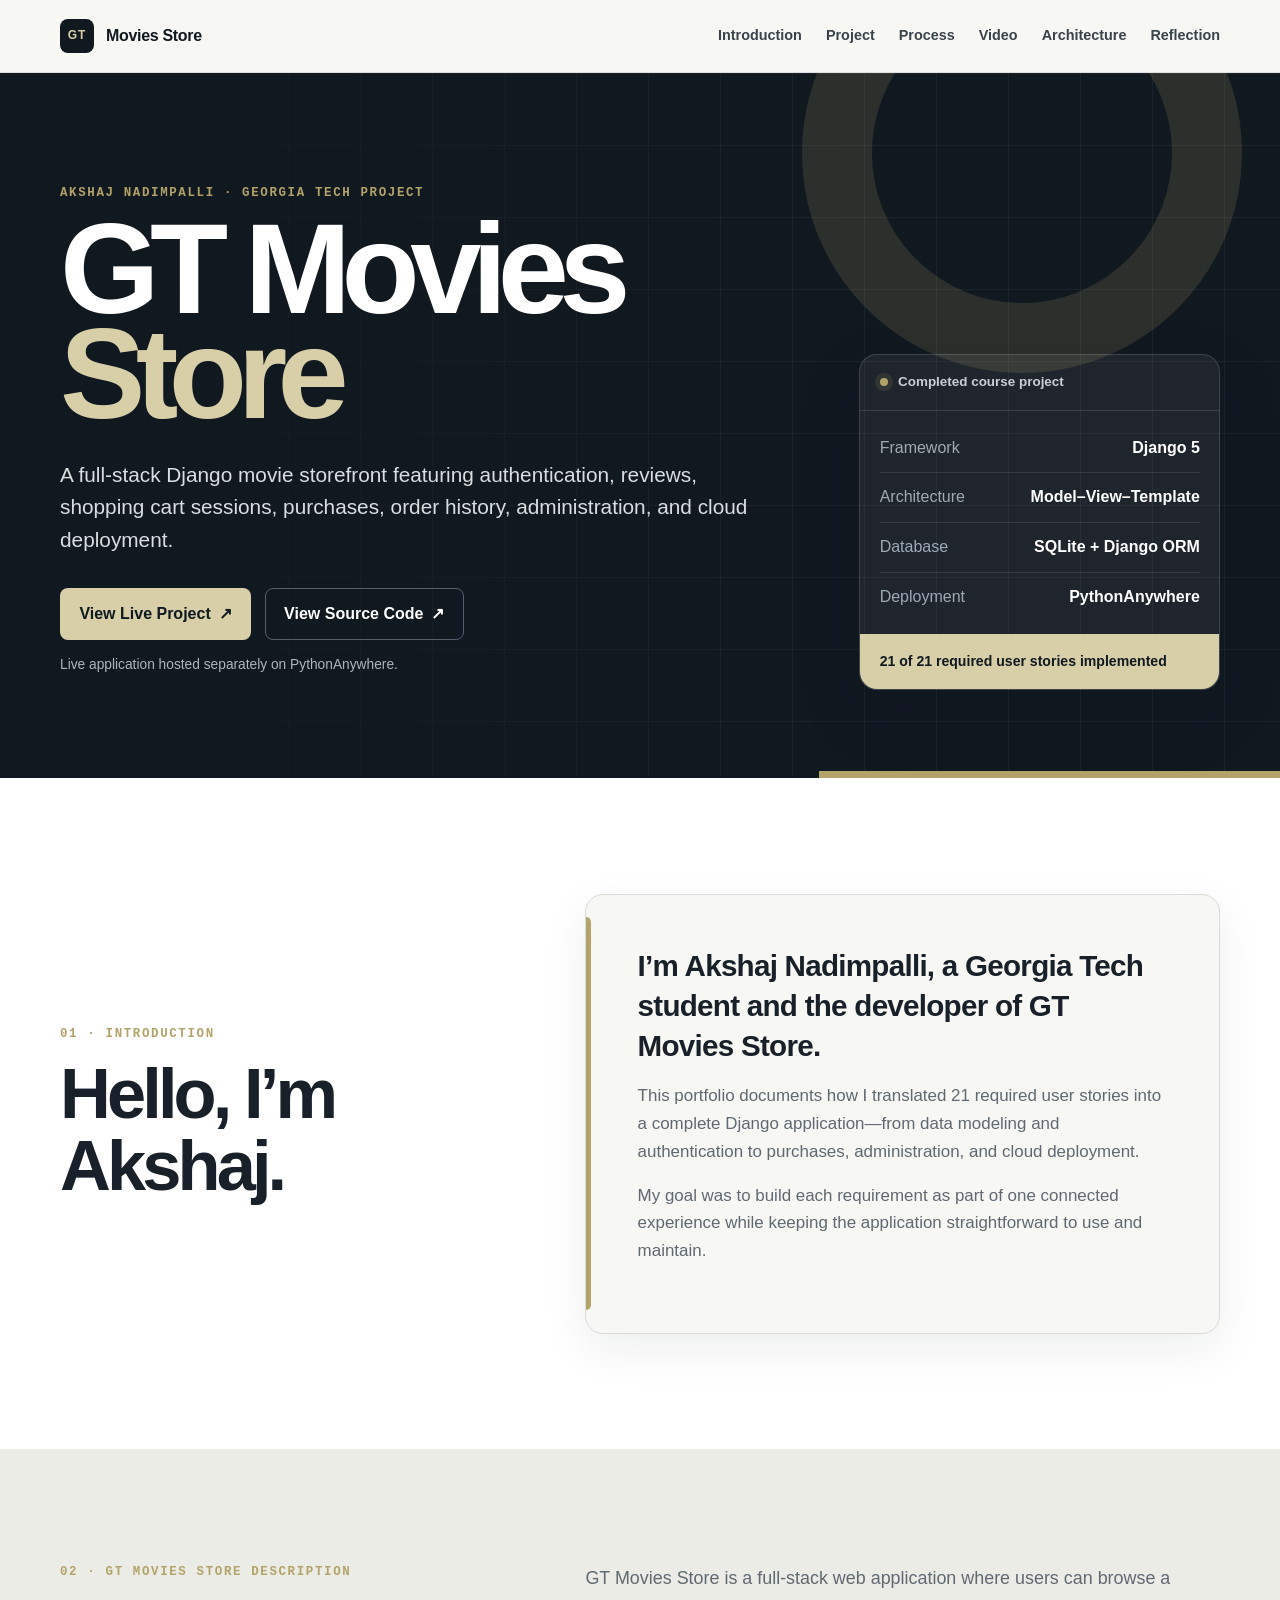
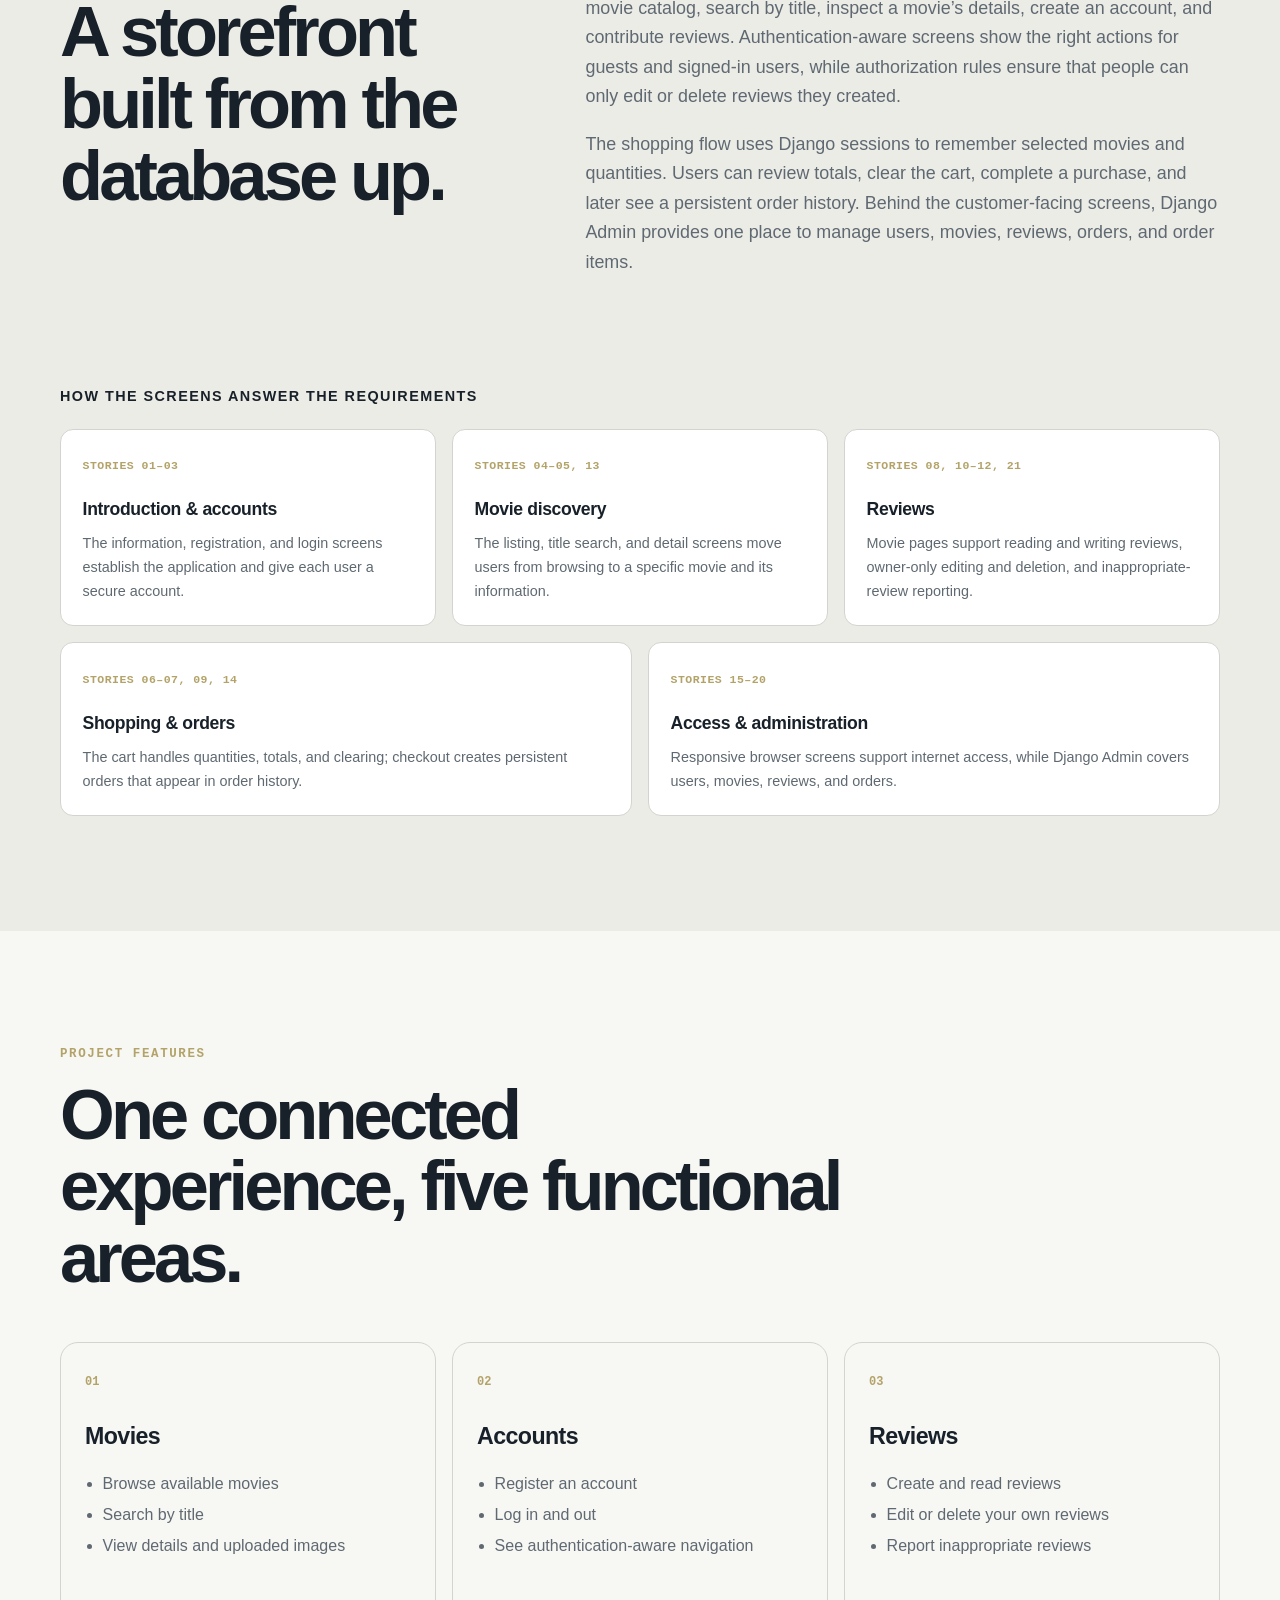
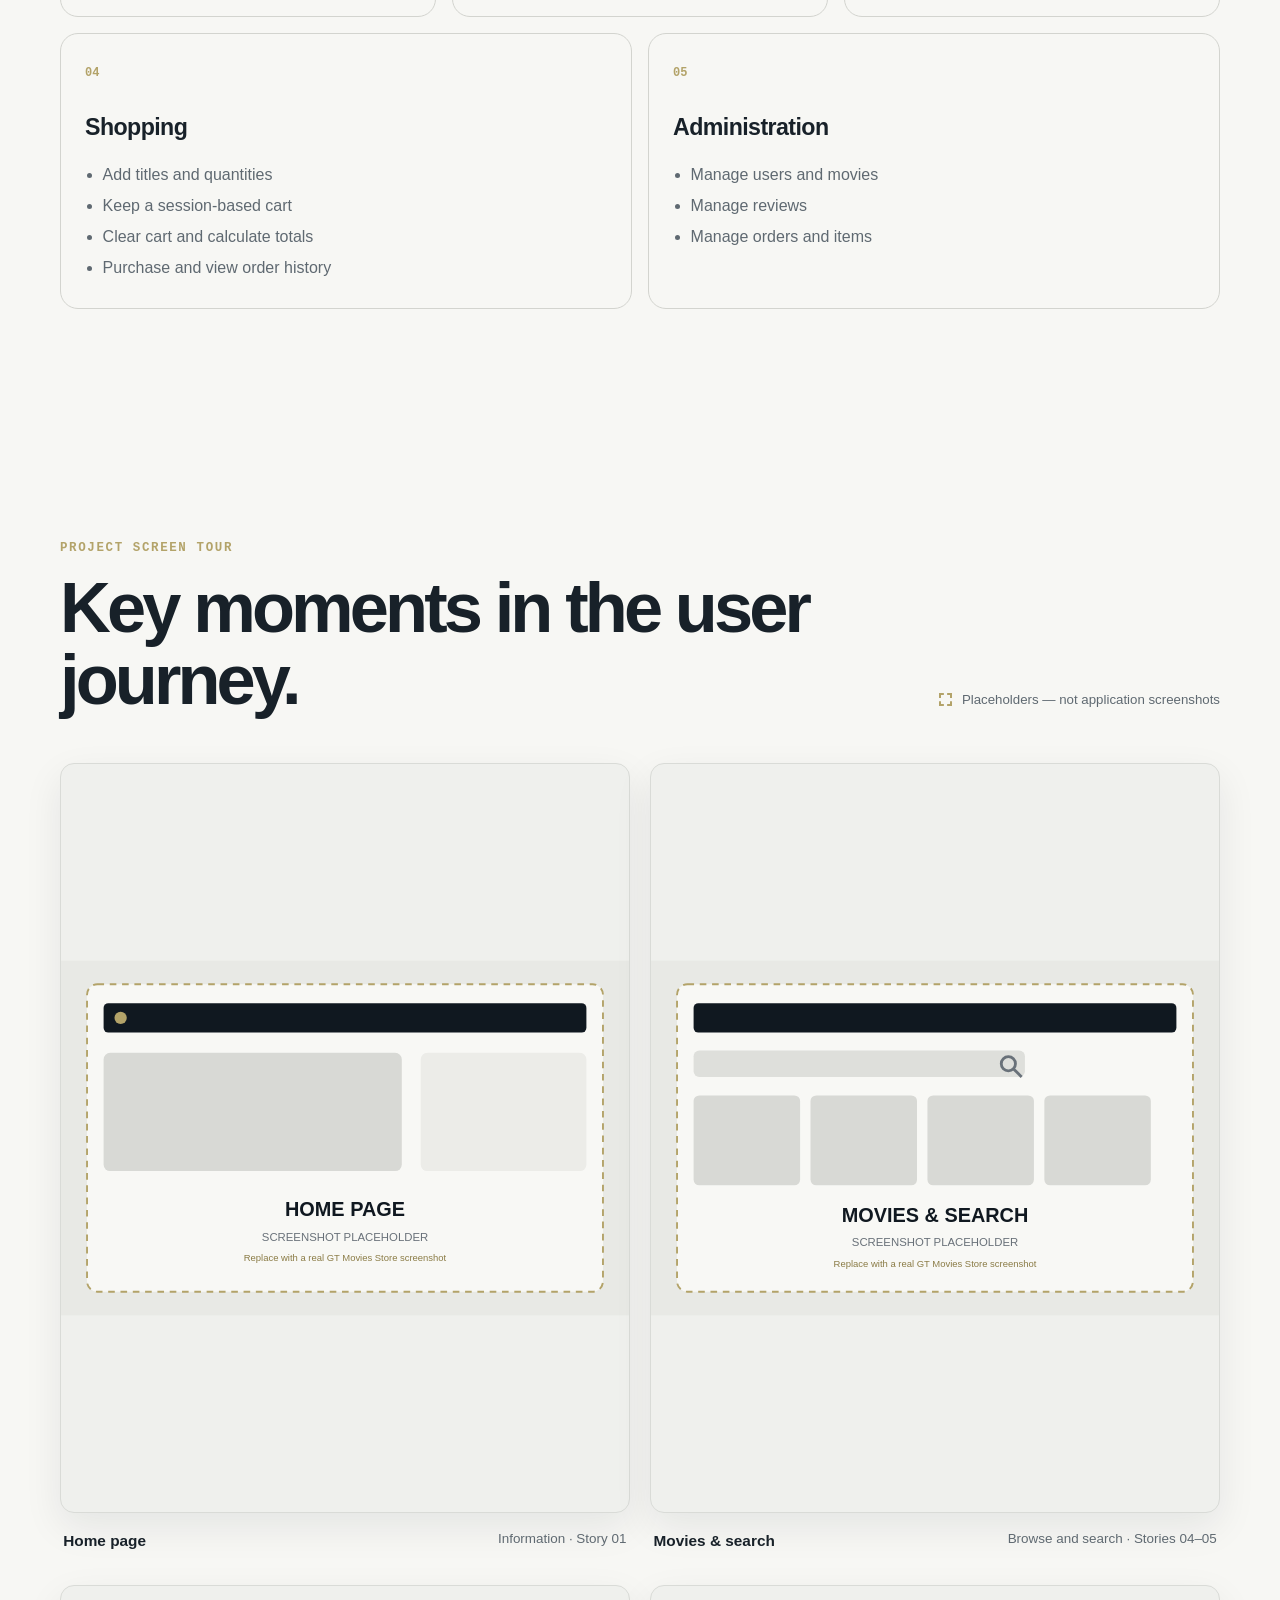
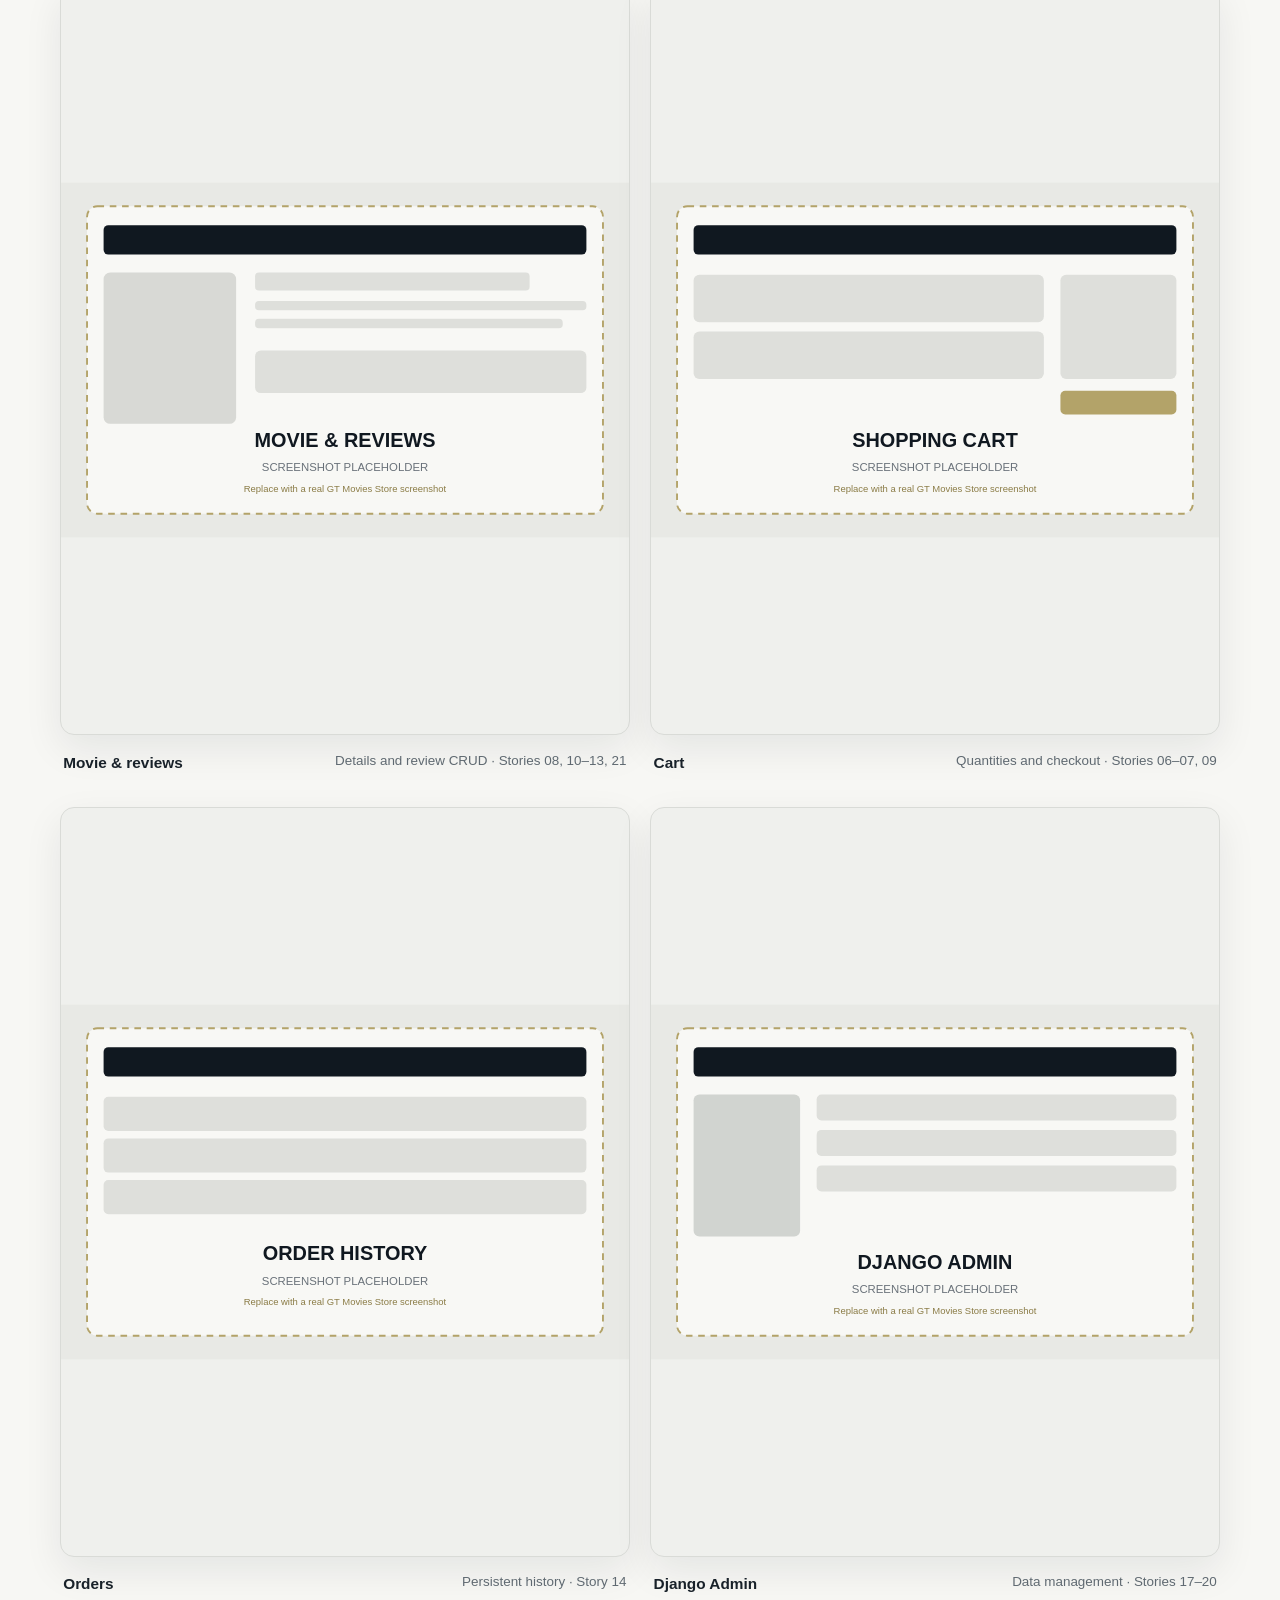
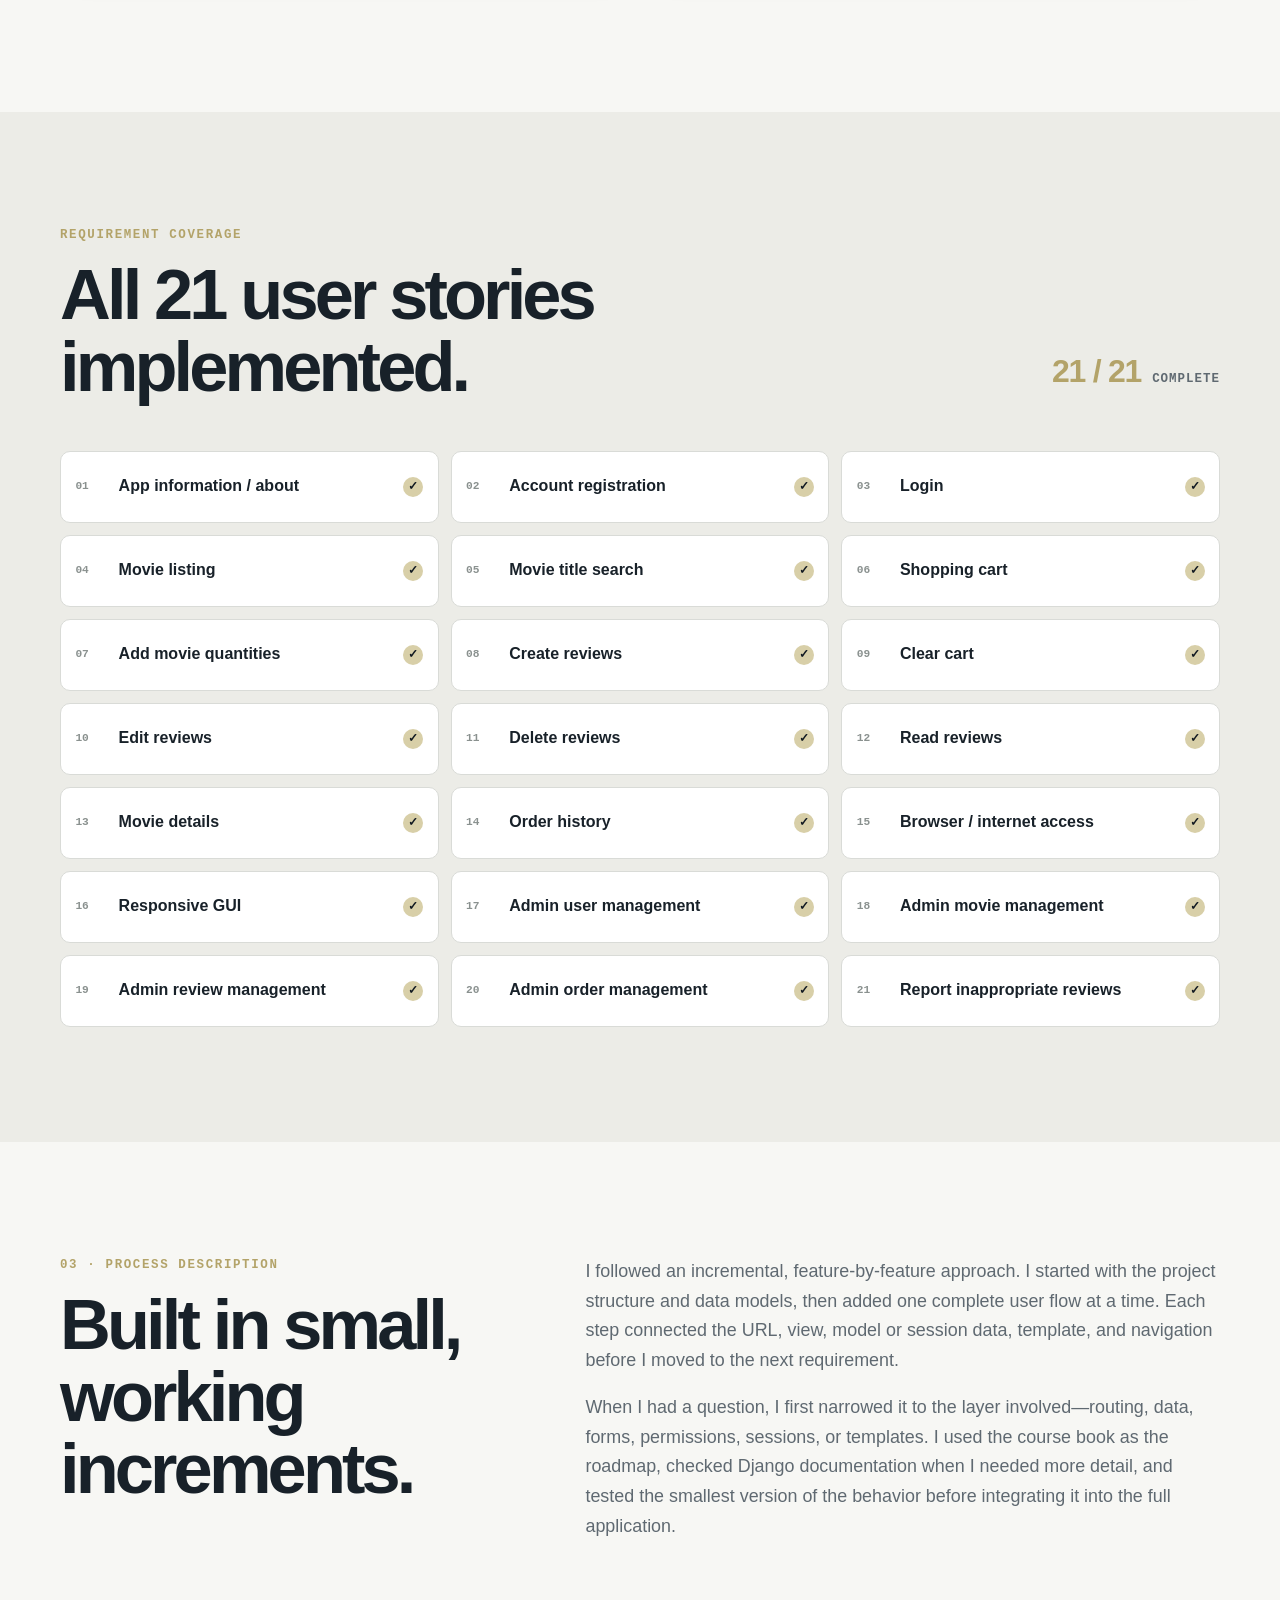
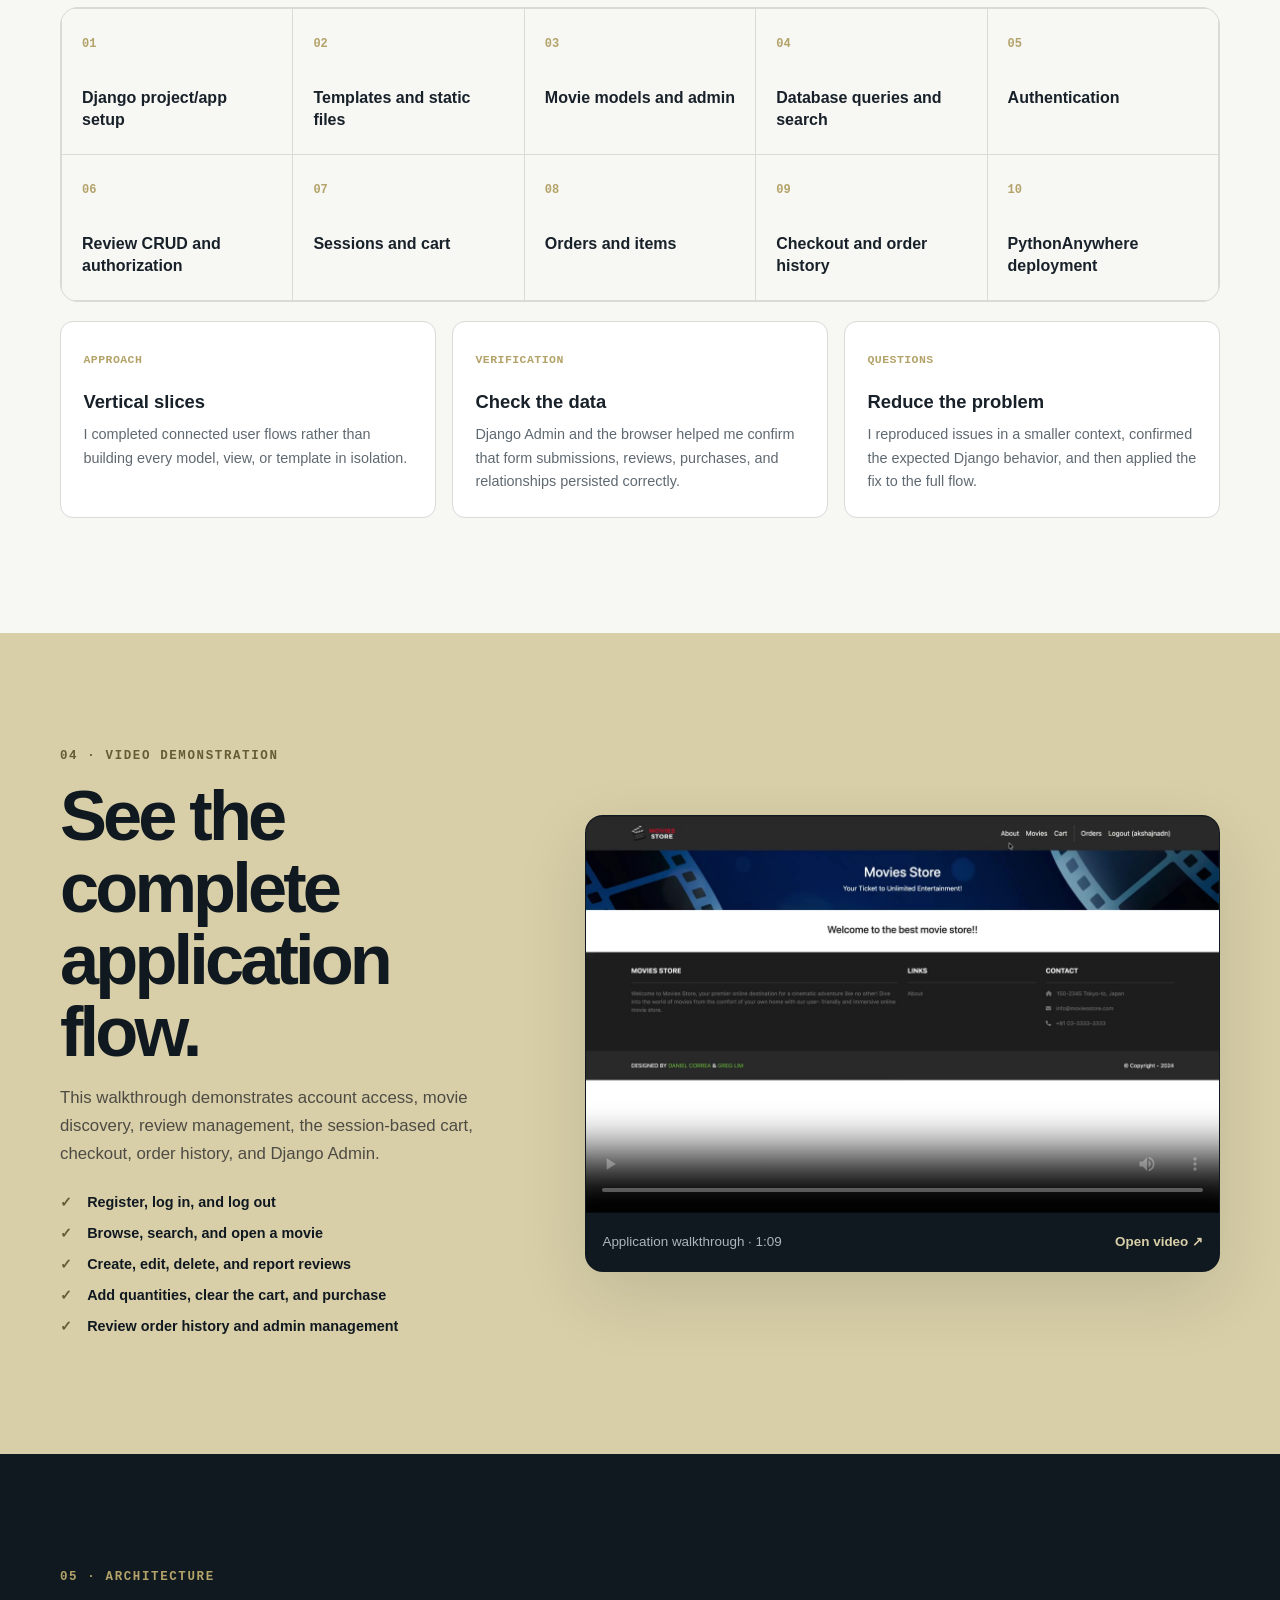
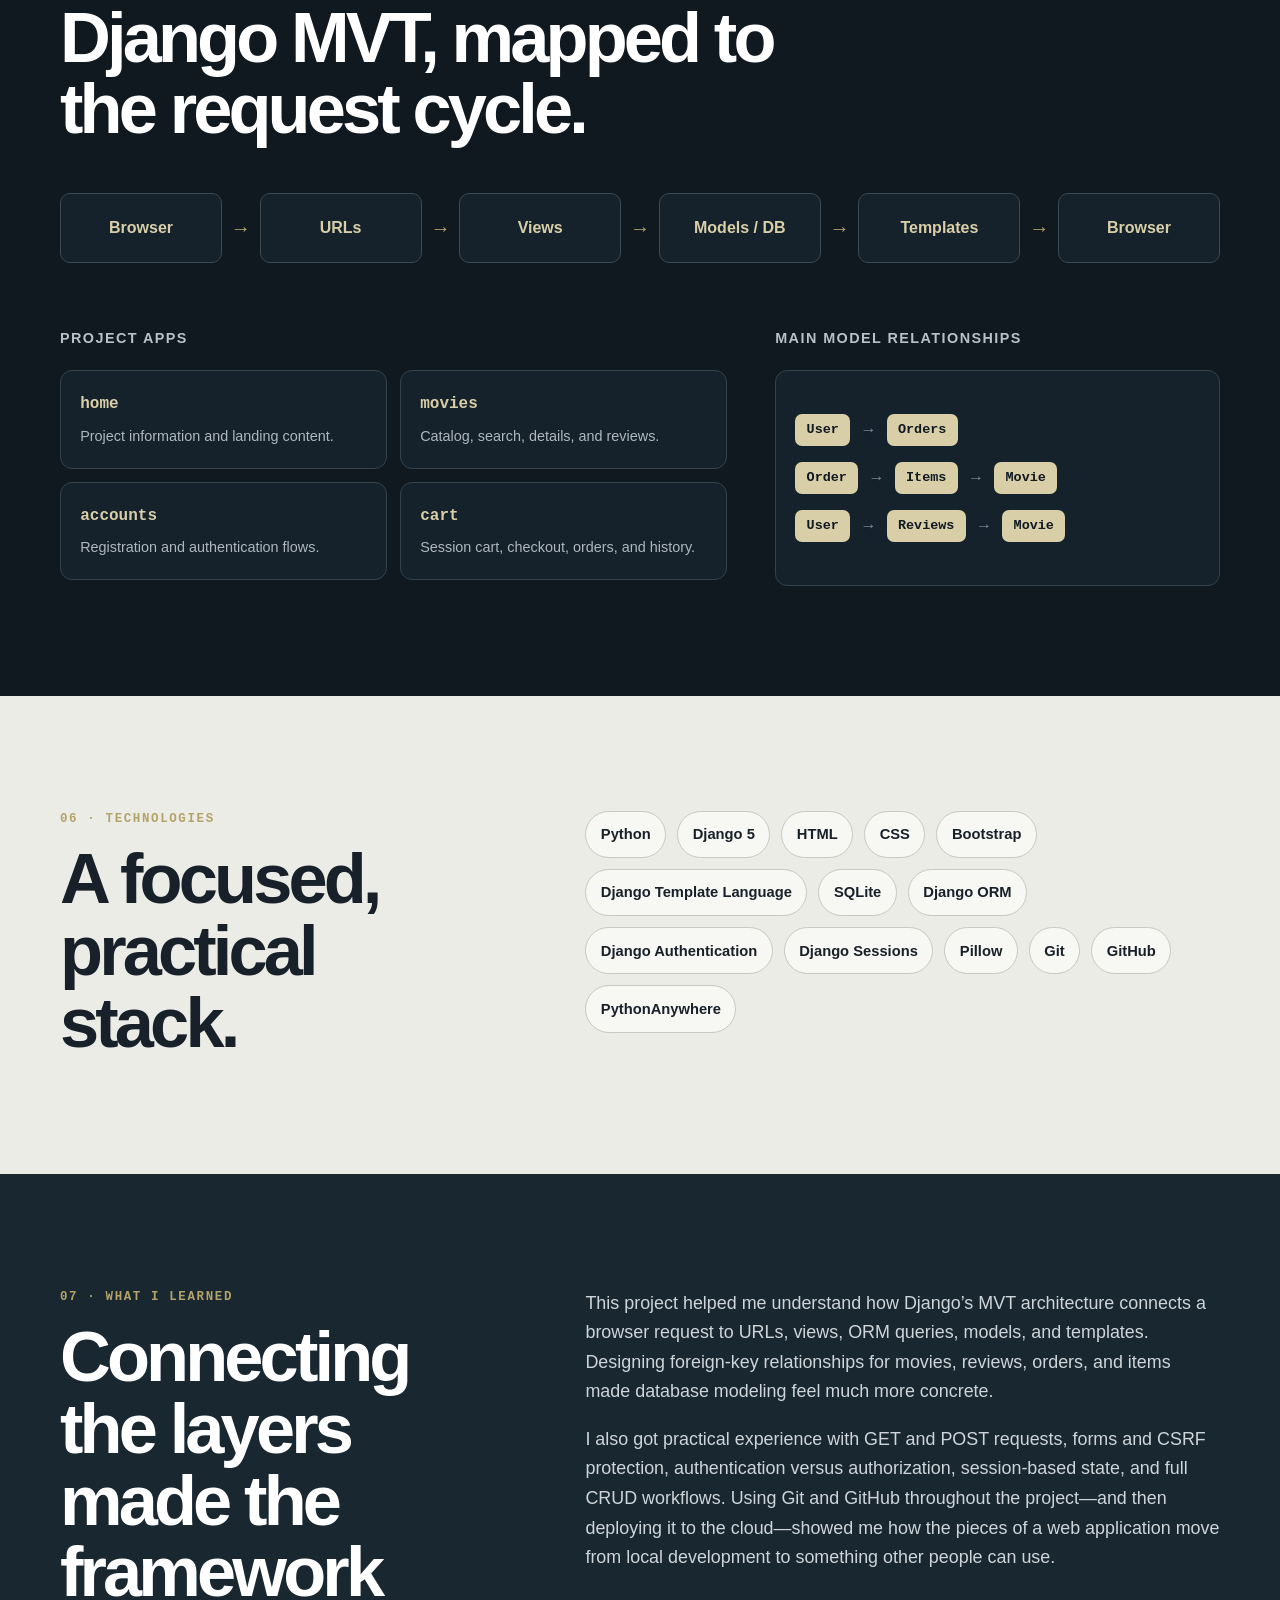
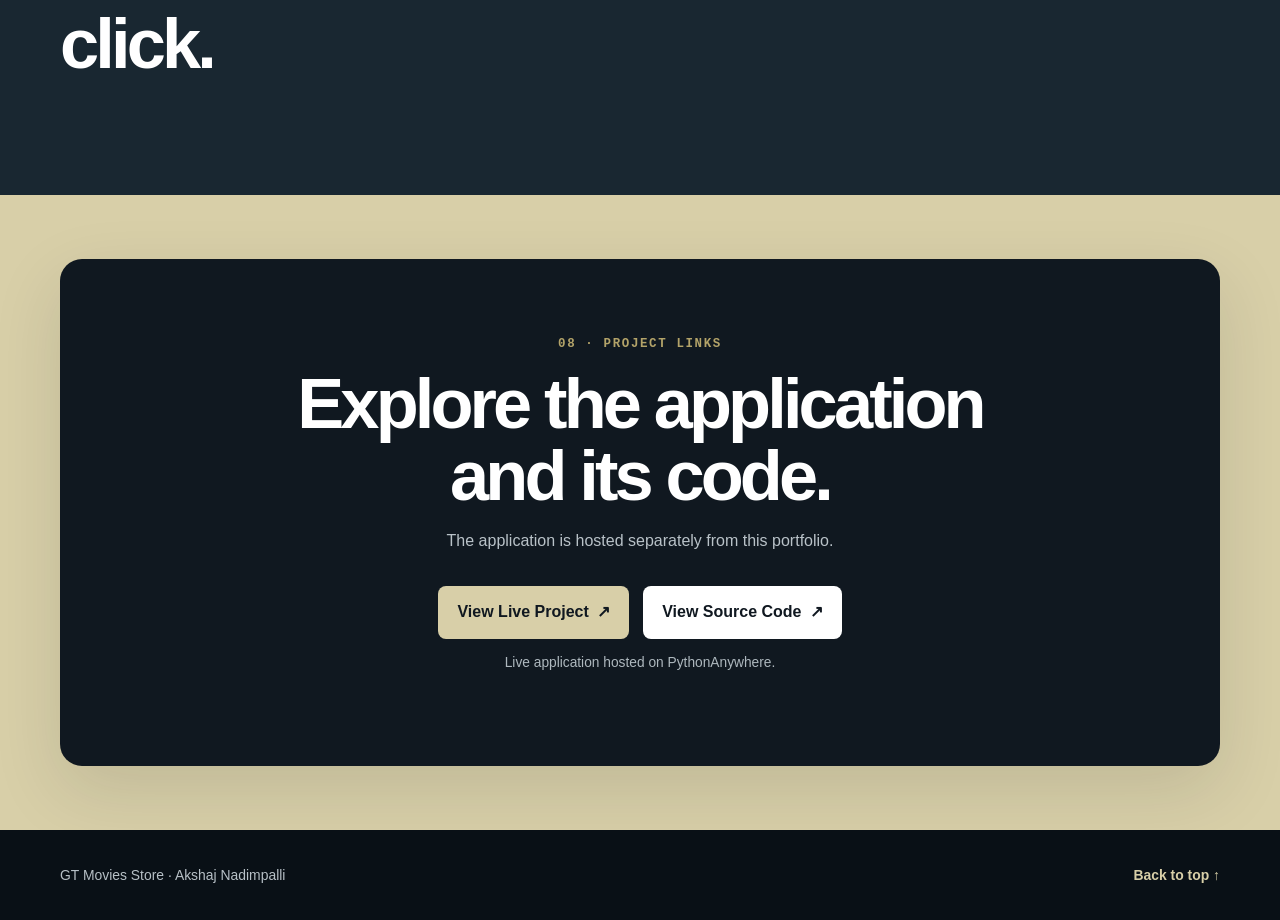
<file: index.html>
<!doctype html>
<html lang="en">
<head>
  <meta charset="utf-8">
  <meta name="viewport" content="width=device-width, initial-scale=1">
  <meta name="description" content="Akshaj Nadimpalli's GT Movies Store project portfolio — a full-stack Django 5 movie storefront.">
  <meta name="theme-color" content="#101820">
  <title>GT Movies Store · Akshaj Nadimpalli</title>
  <link rel="icon" type="image/svg+xml" href="data:image/svg+xml,%3Csvg xmlns='http://www.w3.org/2000/svg' viewBox='0 0 64 64'%3E%3Crect width='64' height='64' rx='14' fill='%23101820'/%3E%3Cpath d='M16 20h32v24H16z' fill='%23b3a369'/%3E%3Cpath d='M22 16v32M42 16v32' stroke='%23fff' stroke-width='4' stroke-dasharray='5 5'/%3E%3C/svg%3E">
  <link rel="stylesheet" href="assets/styles.css">
  <script src="assets/script.js" defer></script>
</head>
<body>
  <a class="skip-link" href="#main">Skip to main content</a>

  <header class="site-header">
    <nav class="nav shell" aria-label="Primary navigation">
      <a class="brand" href="#home" aria-label="GT Movies Store home">
        <span class="brand-mark" aria-hidden="true">GT</span>
        <span>Movies Store</span>
      </a>
      <button class="nav-toggle" type="button" aria-expanded="false" aria-controls="nav-links">
        <span class="sr-only">Open navigation</span>
        <span></span><span></span><span></span>
      </button>
      <div class="nav-links" id="nav-links">
        <a href="#introduction">Introduction</a>
        <a href="#project">Project</a>
        <a href="#process">Process</a>
        <a href="#demo">Video</a>
        <a href="#architecture">Architecture</a>
        <a href="#reflection">Reflection</a>
      </div>
    </nav>
  </header>

  <main id="main">
    <section class="hero" id="home">
      <div class="shell hero-grid">
        <div class="hero-copy">
          <p class="eyebrow">Akshaj Nadimpalli · Georgia Tech project</p>
          <h1>GT Movies<br><span>Store</span></h1>
          <p class="hero-subtitle">A full-stack Django movie storefront featuring authentication, reviews, shopping cart sessions, purchases, order history, administration, and cloud deployment.</p>
          <div class="hero-actions">
            <a class="button" href="https://akshajnadn.pythonanywhere.com/" target="_blank" rel="noreferrer">View Live Project <span aria-hidden="true">↗</span></a>
            <a class="button button-secondary" href="https://github.com/akshajnad/moviestore" target="_blank" rel="noreferrer">View Source Code <span aria-hidden="true">↗</span></a>
          </div>
          <p class="link-note">Live application hosted separately on PythonAnywhere.</p>
        </div>

        <aside class="project-summary" aria-label="Project at a glance">
          <div class="summary-top">
            <span class="status-dot" aria-hidden="true"></span>
            <span>Completed course project</span>
          </div>
          <dl>
            <div><dt>Framework</dt><dd>Django 5</dd></div>
            <div><dt>Architecture</dt><dd>Model–View–Template</dd></div>
            <div><dt>Database</dt><dd>SQLite + Django ORM</dd></div>
            <div><dt>Deployment</dt><dd>PythonAnywhere</dd></div>
          </dl>
          <div class="summary-footer">21 of 21 required user stories implemented</div>
        </aside>
      </div>
      <div class="hero-rule" aria-hidden="true"></div>
    </section>

    <section class="section introduction" id="introduction">
      <div class="shell introduction-grid">
        <div>
          <p class="eyebrow">01 · Introduction</p>
          <h2>Hello, I’m<br>Akshaj.</h2>
        </div>
        <div class="introduction-card">
          <p class="intro-lead">I’m Akshaj Nadimpalli, a Georgia Tech student and the developer of GT Movies Store.</p>
          <p>This portfolio documents how I translated 21 required user stories into a complete Django application—from data modeling and authentication to purchases, administration, and cloud deployment.</p>
          <p>My goal was to build each requirement as part of one connected experience while keeping the application straightforward to use and maintain.</p>
        </div>
      </div>
    </section>

    <section class="section section-tinted" id="project">
      <div class="shell split-heading">
        <div>
          <p class="eyebrow">02 · GT Movies Store description</p>
          <h2>A storefront built from the database up.</h2>
        </div>
        <div class="body-copy">
          <p>GT Movies Store is a full-stack web application where users can browse a movie catalog, search by title, inspect a movie’s details, create an account, and contribute reviews. Authentication-aware screens show the right actions for guests and signed-in users, while authorization rules ensure that people can only edit or delete reviews they created.</p>
          <p>The shopping flow uses Django sessions to remember selected movies and quantities. Users can review totals, clear the cart, complete a purchase, and later see a persistent order history. Behind the customer-facing screens, Django Admin provides one place to manage users, movies, reviews, orders, and order items.</p>
        </div>
      </div>
      <div class="shell journey-wrap">
        <h3>How the screens answer the requirements</h3>
        <div class="journey-grid">
          <article><span>Stories 01–03</span><h4>Introduction & accounts</h4><p>The information, registration, and login screens establish the application and give each user a secure account.</p></article>
          <article><span>Stories 04–05, 13</span><h4>Movie discovery</h4><p>The listing, title search, and detail screens move users from browsing to a specific movie and its information.</p></article>
          <article><span>Stories 08, 10–12, 21</span><h4>Reviews</h4><p>Movie pages support reading and writing reviews, owner-only editing and deletion, and inappropriate-review reporting.</p></article>
          <article><span>Stories 06–07, 09, 14</span><h4>Shopping & orders</h4><p>The cart handles quantities, totals, and clearing; checkout creates persistent orders that appear in order history.</p></article>
          <article><span>Stories 15–20</span><h4>Access & administration</h4><p>Responsive browser screens support internet access, while Django Admin covers users, movies, reviews, and orders.</p></article>
        </div>
      </div>
    </section>

    <section class="section" id="features">
      <div class="shell">
        <div class="section-heading">
          <p class="eyebrow">Project features</p>
          <h2>One connected experience, five functional areas.</h2>
        </div>
        <div class="feature-grid">
          <article class="feature-card"><span class="feature-number">01</span><h3>Movies</h3><ul><li>Browse available movies</li><li>Search by title</li><li>View details and uploaded images</li></ul></article>
          <article class="feature-card"><span class="feature-number">02</span><h3>Accounts</h3><ul><li>Register an account</li><li>Log in and out</li><li>See authentication-aware navigation</li></ul></article>
          <article class="feature-card"><span class="feature-number">03</span><h3>Reviews</h3><ul><li>Create and read reviews</li><li>Edit or delete your own reviews</li><li>Report inappropriate reviews</li></ul></article>
          <article class="feature-card"><span class="feature-number">04</span><h3>Shopping</h3><ul><li>Add titles and quantities</li><li>Keep a session-based cart</li><li>Clear cart and calculate totals</li><li>Purchase and view order history</li></ul></article>
          <article class="feature-card"><span class="feature-number">05</span><h3>Administration</h3><ul><li>Manage users and movies</li><li>Manage reviews</li><li>Manage orders and items</li></ul></article>
        </div>
      </div>
    </section>

    <section class="section" id="screens">
      <div class="shell">
        <div class="section-heading heading-row">
          <div><p class="eyebrow">Project screen tour</p><h2>Key moments in the user journey.</h2></div>
          <p class="placeholder-key"><span aria-hidden="true"></span> Placeholders — not application screenshots</p>
        </div>
        <div class="screens-grid">
          <figure><img src="assets/screenshots/home.svg" alt="Placeholder for the GT Movies Store home page screenshot" width="1200" height="750"><figcaption><strong>Home page</strong><span>Information · Story 01</span></figcaption></figure>
          <figure><img src="assets/screenshots/movies-search.svg" alt="Placeholder for the movies listing and search screenshot" width="1200" height="750"><figcaption><strong>Movies & search</strong><span>Browse and search · Stories 04–05</span></figcaption></figure>
          <figure><img src="assets/screenshots/movie-reviews.svg" alt="Placeholder for the movie detail and reviews screenshot" width="1200" height="750"><figcaption><strong>Movie & reviews</strong><span>Details and review CRUD · Stories 08, 10–13, 21</span></figcaption></figure>
          <figure><img src="assets/screenshots/cart.svg" alt="Placeholder for the shopping cart screenshot" width="1200" height="750"><figcaption><strong>Cart</strong><span>Quantities and checkout · Stories 06–07, 09</span></figcaption></figure>
          <figure><img src="assets/screenshots/orders.svg" alt="Placeholder for the order history screenshot" width="1200" height="750"><figcaption><strong>Orders</strong><span>Persistent history · Story 14</span></figcaption></figure>
          <figure><img src="assets/screenshots/admin.svg" alt="Placeholder for the Django Admin screenshot" width="1200" height="750"><figcaption><strong>Django Admin</strong><span>Data management · Stories 17–20</span></figcaption></figure>
        </div>
      </div>
    </section>

    <section class="section section-tinted" id="stories">
      <div class="shell">
        <div class="section-heading heading-row"><div><p class="eyebrow">Requirement coverage</p><h2>All 21 user stories implemented.</h2></div><p class="completion"><strong>21 / 21</strong><span>complete</span></p></div>
        <ol class="story-grid">
          <li>App information / about</li><li>Account registration</li><li>Login</li><li>Movie listing</li><li>Movie title search</li><li>Shopping cart</li><li>Add movie quantities</li><li>Create reviews</li><li>Clear cart</li><li>Edit reviews</li><li>Delete reviews</li><li>Read reviews</li><li>Movie details</li><li>Order history</li><li>Browser / internet access</li><li>Responsive GUI</li><li>Admin user management</li><li>Admin movie management</li><li>Admin review management</li><li>Admin order management</li><li>Report inappropriate reviews</li>
        </ol>
      </div>
    </section>

    <section class="section" id="process">
      <div class="shell">
        <div class="process-heading">
          <div><p class="eyebrow">03 · Process description</p><h2>Built in small, working increments.</h2></div>
          <div class="body-copy">
            <p>I followed an incremental, feature-by-feature approach. I started with the project structure and data models, then added one complete user flow at a time. Each step connected the URL, view, model or session data, template, and navigation before I moved to the next requirement.</p>
            <p>When I had a question, I first narrowed it to the layer involved—routing, data, forms, permissions, sessions, or templates. I used the course book as the roadmap, checked Django documentation when I needed more detail, and tested the smallest version of the behavior before integrating it into the full application.</p>
          </div>
        </div>
        <ol class="timeline">
          <li><span>01</span><p>Django project/app setup</p></li><li><span>02</span><p>Templates and static files</p></li><li><span>03</span><p>Movie models and admin</p></li><li><span>04</span><p>Database queries and search</p></li><li><span>05</span><p>Authentication</p></li><li><span>06</span><p>Review CRUD and authorization</p></li><li><span>07</span><p>Sessions and cart</p></li><li><span>08</span><p>Orders and items</p></li><li><span>09</span><p>Checkout and order history</p></li><li><span>10</span><p>PythonAnywhere deployment</p></li>
        </ol>
        <div class="process-notes">
          <article><span>Approach</span><h3>Vertical slices</h3><p>I completed connected user flows rather than building every model, view, or template in isolation.</p></article>
          <article><span>Verification</span><h3>Check the data</h3><p>Django Admin and the browser helped me confirm that form submissions, reviews, purchases, and relationships persisted correctly.</p></article>
          <article><span>Questions</span><h3>Reduce the problem</h3><p>I reproduced issues in a smaller context, confirmed the expected Django behavior, and then applied the fix to the full flow.</p></article>
        </div>
      </div>
    </section>

    <section class="section video-section" id="demo">
      <div class="shell video-grid">
        <div>
          <p class="eyebrow">04 · Video demonstration</p>
          <h2>See the complete application flow.</h2>
          <p class="video-copy">This walkthrough demonstrates account access, movie discovery, review management, the session-based cart, checkout, order history, and Django Admin.</p>
          <ul class="demo-checklist">
            <li>Register, log in, and log out</li><li>Browse, search, and open a movie</li><li>Create, edit, delete, and report reviews</li><li>Add quantities, clear the cart, and purchase</li><li>Review order history and admin management</li>
          </ul>
        </div>
        <div class="video-player">
          <video controls preload="metadata" poster="assets/video/gt-movies-store-demo-poster.jpg" aria-label="GT Movies Store application demonstration">
            <source src="assets/video/gt-movies-store-demo.mp4" type="video/mp4">
            Your browser does not support embedded video. <a href="assets/video/gt-movies-store-demo.mp4">Open the demonstration video</a> instead.
          </video>
          <div class="video-meta"><span>Application walkthrough · 1:09</span><a href="assets/video/gt-movies-store-demo.mp4" target="_blank">Open video <span aria-hidden="true">↗</span></a></div>
        </div>
      </div>
    </section>

    <section class="section section-dark" id="architecture">
      <div class="shell">
        <div class="section-heading"><p class="eyebrow">05 · Architecture</p><h2>Django MVT, mapped to the request cycle.</h2></div>
        <div class="flow" aria-label="Browser to URLs to views to models and database to templates to browser">
          <span>Browser</span><b aria-hidden="true">→</b><span>URLs</span><b aria-hidden="true">→</b><span>Views</span><b aria-hidden="true">→</b><span>Models / DB</span><b aria-hidden="true">→</b><span>Templates</span><b aria-hidden="true">→</b><span>Browser</span>
        </div>
        <div class="architecture-grid">
          <div>
            <h3>Project apps</h3>
            <div class="app-grid">
              <article><code>home</code><p>Project information and landing content.</p></article>
              <article><code>movies</code><p>Catalog, search, details, and reviews.</p></article>
              <article><code>accounts</code><p>Registration and authentication flows.</p></article>
              <article><code>cart</code><p>Session cart, checkout, orders, and history.</p></article>
            </div>
          </div>
          <div>
            <h3>Main model relationships</h3>
            <div class="model-map" aria-label="Main model relationships">
              <p><span>User</span><b>→</b><span>Orders</span></p>
              <p><span>Order</span><b>→</b><span>Items</span><b>→</b><span>Movie</span></p>
              <p><span>User</span><b>→</b><span>Reviews</span><b>→</b><span>Movie</span></p>
            </div>
          </div>
        </div>
      </div>
    </section>

    <section class="section section-tinted" id="technology">
      <div class="shell split-heading">
        <div><p class="eyebrow">06 · Technologies</p><h2>A focused, practical stack.</h2></div>
        <ul class="tech-list" aria-label="Technologies used">
          <li>Python</li><li>Django 5</li><li>HTML</li><li>CSS</li><li>Bootstrap</li><li>Django Template Language</li><li>SQLite</li><li>Django ORM</li><li>Django Authentication</li><li>Django Sessions</li><li>Pillow</li><li>Git</li><li>GitHub</li><li>PythonAnywhere</li>
        </ul>
      </div>
    </section>

    <section class="section section-reflection" id="reflection">
      <div class="shell reflection-grid">
        <div><p class="eyebrow">07 · What I learned</p><h2>Connecting the layers made the framework click.</h2></div>
        <div class="reflection-copy">
          <p>This project helped me understand how Django’s MVT architecture connects a browser request to URLs, views, ORM queries, models, and templates. Designing foreign-key relationships for movies, reviews, orders, and items made database modeling feel much more concrete.</p>
          <p>I also got practical experience with GET and POST requests, forms and CSRF protection, authentication versus authorization, session-based state, and full CRUD workflows. Using Git and GitHub throughout the project—and then deploying it to the cloud—showed me how the pieces of a web application move from local development to something other people can use.</p>
        </div>
      </div>
    </section>

    <section class="section links-section" id="links">
      <div class="shell links-card">
        <p class="eyebrow">08 · Project links</p>
        <h2>Explore the application and its code.</h2>
        <p>The application is hosted separately from this portfolio.</p>
        <div class="hero-actions centered">
          <a class="button" href="https://akshajnadn.pythonanywhere.com/" target="_blank" rel="noreferrer">View Live Project <span aria-hidden="true">↗</span></a>
          <a class="button button-light" href="https://github.com/akshajnad/moviestore" target="_blank" rel="noreferrer">View Source Code <span aria-hidden="true">↗</span></a>
        </div>
        <p class="link-note light-note">Live application hosted on PythonAnywhere.</p>
      </div>
    </section>
  </main>

  <footer>
    <div class="shell footer-inner"><p>GT Movies Store · Akshaj Nadimpalli</p><a href="#home">Back to top <span aria-hidden="true">↑</span></a></div>
  </footer>
</body>
</html>
</file>
<file: assets/styles.css>
:root {
  --navy: #101820;
  --navy-soft: #192731;
  --gold: #b3a369;
  --gold-light: #d8cfa8;
  --paper: #f7f7f4;
  --white: #ffffff;
  --ink: #182129;
  --muted: #5f6971;
  --line: #d9dbd7;
  --radius: 18px;
  --shadow: 0 24px 70px rgba(16, 24, 32, .12);
}

* { box-sizing: border-box; }
html { scroll-behavior: smooth; scroll-padding-top: 5rem; }
body { margin: 0; color: var(--ink); background: var(--paper); font-family: Inter, ui-sans-serif, -apple-system, BlinkMacSystemFont, "Segoe UI", sans-serif; font-size: 1rem; line-height: 1.65; }
img { max-width: 100%; display: block; }
a { color: inherit; }
button, a { -webkit-tap-highlight-color: transparent; }
:focus-visible { outline: 3px solid var(--gold); outline-offset: 4px; }
.shell { width: min(1160px, calc(100% - 40px)); margin-inline: auto; }
.sr-only { position: absolute; width: 1px; height: 1px; padding: 0; margin: -1px; overflow: hidden; clip: rect(0,0,0,0); white-space: nowrap; border: 0; }
.skip-link { position: fixed; top: 10px; left: 10px; z-index: 200; transform: translateY(-160%); background: var(--gold); color: var(--navy); font-weight: 800; padding: .65rem 1rem; border-radius: 8px; }
.skip-link:focus { transform: translateY(0); }

.site-header { position: sticky; top: 0; z-index: 100; background: rgba(247,247,244,.94); border-bottom: 1px solid rgba(16,24,32,.1); backdrop-filter: blur(14px); }
.nav { min-height: 72px; display: flex; align-items: center; justify-content: space-between; gap: 2rem; }
.brand { display: inline-flex; align-items: center; gap: .75rem; color: var(--navy); text-decoration: none; font-weight: 800; letter-spacing: -.02em; }
.brand-mark { display: grid; place-items: center; width: 34px; height: 34px; border-radius: 8px; background: var(--navy); color: var(--gold-light); font-size: .75rem; letter-spacing: .08em; }
.nav-links { display: flex; align-items: center; gap: 1.5rem; }
.nav-links a { position: relative; color: #39434b; text-decoration: none; font-size: .9rem; font-weight: 650; }
.nav-links a::after { content: ""; position: absolute; inset: auto 0 -7px; height: 2px; background: var(--gold); transform: scaleX(0); transform-origin: left; transition: transform .2s ease; }
.nav-links a:hover::after, .nav-links a.active::after { transform: scaleX(1); }
.nav-toggle { display: none; width: 44px; height: 44px; border: 0; border-radius: 10px; background: var(--navy); cursor: pointer; padding: 11px; }
.nav-toggle span:not(.sr-only) { display: block; height: 2px; margin: 5px 0; background: var(--white); transition: transform .2s ease, opacity .2s ease; }

.hero { position: relative; overflow: hidden; padding: 7rem 0 5.5rem; color: var(--white); background: var(--navy); }
.hero::before { content: ""; position: absolute; inset: 0; opacity: .11; background-image: linear-gradient(rgba(255,255,255,.45) 1px, transparent 1px), linear-gradient(90deg, rgba(255,255,255,.45) 1px, transparent 1px); background-size: 72px 72px; mask-image: linear-gradient(to right, transparent 5%, #000 70%); }
.hero::after { content: ""; position: absolute; width: 300px; height: 300px; right: 3%; top: -140px; border: 70px solid rgba(179,163,105,.17); border-radius: 50%; }
.hero-grid { position: relative; z-index: 1; display: grid; grid-template-columns: minmax(0, 1.45fr) minmax(320px, .75fr); gap: clamp(3rem, 8vw, 7rem); align-items: end; }
.eyebrow { margin: 0 0 1rem; color: var(--gold); font: 750 .78rem/1.3 ui-monospace, SFMono-Regular, Menlo, monospace; letter-spacing: .13em; text-transform: uppercase; }
h1, h2, h3, p { overflow-wrap: break-word; }
h1 { max-width: 790px; margin: 0; font-size: clamp(4rem, 10vw, 8.6rem); line-height: .82; letter-spacing: -.075em; }
h1 span { color: var(--gold-light); }
.hero-subtitle { max-width: 720px; margin: 2rem 0 0; color: #d8dee2; font-size: clamp(1.05rem, 2vw, 1.3rem); line-height: 1.55; }
.hero-actions { display: flex; flex-wrap: wrap; gap: .85rem; margin-top: 2rem; }
.button { min-height: 48px; display: inline-flex; align-items: center; justify-content: center; gap: .5rem; padding: .75rem 1.15rem; border: 1px solid transparent; border-radius: 8px; color: var(--navy); background: var(--gold-light); text-decoration: none; font-weight: 800; transition: transform .2s ease, background .2s ease, border-color .2s ease; }
.button:hover:not(.button-disabled) { transform: translateY(-2px); }
.button-secondary { color: var(--white); background: transparent; border-color: #52616b; }
.button-secondary:hover { border-color: var(--gold); }
.button-light { background: var(--white); }
.button-disabled { cursor: not-allowed; color: #7a7d7b; background: #dedfdb; border-color: #dedfdb; }
.link-note { color: #adb6bc; font-size: .86rem; }
.link-note code { color: var(--gold-light); }
.project-summary { overflow: hidden; border: 1px solid rgba(255,255,255,.14); border-radius: var(--radius); background: rgba(255,255,255,.06); box-shadow: var(--shadow); }
.summary-top { display: flex; align-items: center; gap: .65rem; padding: 1rem 1.2rem; border-bottom: 1px solid rgba(255,255,255,.12); color: #c8d0d5; font-size: .84rem; font-weight: 700; }
.status-dot { width: 8px; height: 8px; border-radius: 50%; background: var(--gold); box-shadow: 0 0 0 5px rgba(179,163,105,.13); }
.project-summary dl { margin: 0; padding: .8rem 1.2rem; }
.project-summary dl div { display: flex; justify-content: space-between; gap: 1rem; padding: .7rem 0; border-bottom: 1px solid rgba(255,255,255,.1); }
.project-summary dl div:last-child { border-bottom: 0; }
.project-summary dt { color: #9eabb3; }
.project-summary dd { margin: 0; text-align: right; font-weight: 750; }
.summary-footer { padding: 1rem 1.2rem; color: var(--navy); background: var(--gold-light); font-size: .88rem; font-weight: 850; }
.hero-rule { position: absolute; right: 0; bottom: 0; width: 36%; height: 7px; background: var(--gold); }

.section { padding: clamp(5rem, 9vw, 8rem) 0; }
.section-tinted { background: #ecece7; }
.section-dark { color: var(--white); background: var(--navy); }
.section-reflection { color: var(--white); background: var(--navy-soft); }
.split-heading, .reflection-grid { display: grid; grid-template-columns: .8fr 1.2fr; gap: clamp(3rem, 8vw, 8rem); align-items: start; }
.section h2 { margin: 0; max-width: 720px; font-size: clamp(2.5rem, 5.5vw, 4.9rem); line-height: 1.02; letter-spacing: -.055em; }
.body-copy, .reflection-copy { max-width: 670px; color: var(--muted); font-size: 1.12rem; }
.body-copy p:first-child, .reflection-copy p:first-child { margin-top: 0; }
.reflection-copy { color: #ced5da; }
.section-heading { margin-bottom: 3rem; }
.section-heading h2 { max-width: 790px; }
.heading-row { display: flex; align-items: end; justify-content: space-between; gap: 2rem; }

.introduction { background: var(--white); }
.introduction-grid { display: grid; grid-template-columns: .8fr 1.2fr; gap: clamp(3rem, 8vw, 8rem); align-items: center; }
.introduction-card { position: relative; padding: clamp(1.8rem, 4vw, 3.2rem); border: 1px solid var(--line); border-radius: var(--radius); background: var(--paper); box-shadow: 0 16px 45px rgba(16,24,32,.07); }
.introduction-card::before { content: ""; position: absolute; inset: 1.4rem auto 1.4rem 0; width: 5px; border-radius: 0 6px 6px 0; background: var(--gold); }
.introduction-card p { margin: 1rem 0; color: var(--muted); font-size: 1.06rem; }
.introduction-card .intro-lead { margin-top: 0; color: var(--ink); font-size: clamp(1.3rem, 2.6vw, 1.85rem); font-weight: 760; line-height: 1.35; letter-spacing: -.025em; }
.journey-wrap { margin-top: clamp(3rem, 7vw, 6rem); }
.journey-wrap > h3 { margin: 0 0 1.25rem; font-size: .9rem; letter-spacing: .1em; text-transform: uppercase; }
.journey-grid { display: grid; grid-template-columns: repeat(6, 1fr); gap: 1rem; }
.journey-grid article { grid-column: span 2; padding: 1.35rem; border: 1px solid #d3d4cf; border-radius: 13px; background: var(--white); }
.journey-grid article:nth-child(4), .journey-grid article:nth-child(5) { grid-column: span 3; }
.journey-grid span, .process-notes span { color: var(--gold); font: 800 .72rem/1.2 ui-monospace, SFMono-Regular, Menlo, monospace; letter-spacing: .04em; text-transform: uppercase; }
.journey-grid h4 { margin: 1.1rem 0 .5rem; font-size: 1.1rem; letter-spacing: -.02em; }
.journey-grid p { margin: 0; color: var(--muted); font-size: .9rem; }

.feature-grid { display: grid; grid-template-columns: repeat(6, 1fr); gap: 1rem; }
.feature-card { grid-column: span 2; min-height: 275px; padding: 1.5rem; border: 1px solid #d3d4cf; border-radius: var(--radius); background: var(--paper); transition: transform .22s ease, box-shadow .22s ease; }
.feature-card:nth-child(4), .feature-card:nth-child(5) { grid-column: span 3; }
.feature-card:hover { transform: translateY(-5px); box-shadow: 0 18px 44px rgba(16,24,32,.08); }
.feature-number { color: var(--gold); font: 800 .75rem/1 ui-monospace, SFMono-Regular, Menlo, monospace; }
.feature-card h3 { margin: 1.5rem 0 .8rem; font-size: 1.45rem; letter-spacing: -.025em; }
.feature-card ul { margin: 0; padding-left: 1.1rem; color: var(--muted); }
.feature-card li { padding: .15rem 0; }

.placeholder-key { display: flex; align-items: center; gap: .6rem; margin: 0 0 .3rem; color: var(--muted); font-size: .83rem; }
.placeholder-key span { width: 13px; height: 13px; border: 2px dashed var(--gold); }
.screens-grid { display: grid; grid-template-columns: repeat(2, minmax(0,1fr)); gap: 2rem 1.3rem; }
.screens-grid figure { margin: 0; }
.screens-grid img { border: 1px solid var(--line); border-radius: 14px; background: #eff0ed; aspect-ratio: 8 / 5; box-shadow: 0 14px 38px rgba(16,24,32,.08); }
.screens-grid figcaption { display: flex; justify-content: space-between; gap: 1rem; padding: .9rem .2rem 0; }
.screens-grid figcaption strong { font-size: .96rem; }
.screens-grid figcaption span { color: var(--muted); font-size: .84rem; text-align: right; }

.flow { display: flex; align-items: center; gap: .55rem; margin: 3rem 0 4rem; }
.flow span { flex: 1; min-height: 70px; display: grid; place-items: center; padding: .8rem; text-align: center; border: 1px solid #3c4a54; border-radius: 10px; color: var(--gold-light); background: #15222b; font-weight: 750; }
.flow b { color: var(--gold); font-size: 1.25rem; }
.architecture-grid { display: grid; grid-template-columns: 1.2fr .8fr; gap: 3rem; }
.architecture-grid h3 { margin: 0 0 1.2rem; color: #b8c1c7; font-size: .9rem; text-transform: uppercase; letter-spacing: .1em; }
.app-grid { display: grid; grid-template-columns: repeat(2, 1fr); gap: .8rem; }
.app-grid article, .model-map { padding: 1.2rem; border: 1px solid #33434e; border-radius: 12px; background: #15222b; }
.app-grid code { color: var(--gold-light); font-size: 1rem; font-weight: 800; }
.app-grid p { margin: .45rem 0 0; color: #aeb8be; font-size: .9rem; }
.model-map { min-height: calc(100% - 37px); display: grid; align-content: center; gap: 1rem; }
.model-map p { display: flex; align-items: center; gap: .65rem; margin: 0; }
.model-map span { padding: .5rem .7rem; border-radius: 7px; color: var(--navy); background: var(--gold-light); font: 750 .84rem/1.2 ui-monospace, SFMono-Regular, Menlo, monospace; }
.model-map b { color: #7e8d96; }

.timeline { display: grid; grid-template-columns: repeat(5, 1fr); gap: 1px; margin: 0; padding: 1px; list-style: none; background: var(--line); border: 1px solid var(--line); border-radius: var(--radius); overflow: hidden; }
.timeline li { min-height: 145px; padding: 1.25rem; background: var(--paper); }
.timeline span { color: var(--gold); font: 800 .75rem/1 ui-monospace, SFMono-Regular, Menlo, monospace; }
.timeline p { margin: 2rem 0 0; font-weight: 720; line-height: 1.35; }
.process-heading { display: grid; grid-template-columns: .8fr 1.2fr; gap: clamp(3rem, 8vw, 8rem); align-items: start; margin-bottom: 3rem; }
.process-notes { display: grid; grid-template-columns: repeat(3, 1fr); gap: 1rem; margin-top: 1.2rem; }
.process-notes article { padding: 1.4rem; border: 1px solid var(--line); border-radius: 13px; background: var(--white); }
.process-notes h3 { margin: 1rem 0 .35rem; font-size: 1.15rem; }
.process-notes p { margin: 0; color: var(--muted); font-size: .9rem; }
.tech-list { display: flex; flex-wrap: wrap; gap: .7rem; margin: 0; padding: 0; list-style: none; }
.tech-list li { padding: .65rem .9rem; border: 1px solid #c7c9c3; border-radius: 999px; background: var(--paper); font-size: .92rem; font-weight: 700; }

.video-section { color: var(--navy); background: var(--gold-light); }
.video-grid { display: grid; grid-template-columns: .8fr 1.2fr; gap: clamp(3rem, 8vw, 7rem); align-items: center; }
.video-section .eyebrow { color: #665b34; }
.video-copy { max-width: 610px; color: #4d4b43; font-size: 1.05rem; }
.demo-checklist { display: grid; gap: .45rem; margin: 1.5rem 0 0; padding: 0; list-style: none; }
.demo-checklist li { position: relative; padding-left: 1.7rem; font-size: .9rem; font-weight: 680; }
.demo-checklist li::before { content: "✓"; position: absolute; left: 0; color: #665b34; font-weight: 900; }
.video-player { overflow: hidden; border: 1px solid rgba(16,24,32,.22); border-radius: var(--radius); color: var(--white); background: var(--navy); box-shadow: var(--shadow); }
.video-player video { width: 100%; display: block; aspect-ratio: 1280 / 802; background: #05090d; object-fit: contain; }
.video-meta { min-height: 58px; display: flex; align-items: center; justify-content: space-between; gap: 1rem; padding: .8rem 1rem; color: #abb6bd; font-size: .84rem; }
.video-meta a { color: var(--gold-light); font-weight: 800; text-decoration: none; }

.completion { display: flex; align-items: baseline; gap: .7rem; margin: 0 0 .3rem; }
.completion strong { color: var(--gold); font-size: 2rem; letter-spacing: -.04em; }
.completion span { color: var(--muted); font: 700 .78rem/1 ui-monospace, SFMono-Regular, Menlo, monospace; text-transform: uppercase; letter-spacing: .08em; }
.story-grid { counter-reset: stories; display: grid; grid-template-columns: repeat(3, 1fr); gap: .75rem; margin: 0; padding: 0; list-style: none; }
.story-grid li { counter-increment: stories; position: relative; min-height: 72px; display: flex; align-items: center; padding: .9rem 2.6rem .9rem 3.6rem; border: 1px solid var(--line); border-radius: 10px; background: var(--white); font-weight: 680; line-height: 1.3; }
.story-grid li::before { content: counter(stories, decimal-leading-zero); position: absolute; left: .9rem; color: #8a918f; font: 700 .7rem/1 ui-monospace, SFMono-Regular, Menlo, monospace; }
.story-grid li::after { content: "✓"; position: absolute; right: .9rem; display: grid; place-items: center; width: 20px; height: 20px; border-radius: 50%; color: var(--navy); background: var(--gold-light); font-size: .72rem; font-weight: 900; }

.links-section { padding-block: 4rem; background: var(--gold-light); }
.links-card { padding: clamp(2rem, 6vw, 5rem); border-radius: 22px; text-align: center; color: var(--white); background: var(--navy); box-shadow: var(--shadow); }
.links-card h2 { margin-inline: auto; }
.links-card > p:not(.eyebrow):not(.link-note) { color: #b9c2c8; }
.centered { justify-content: center; }
.light-note { color: #aeb8be; }
footer { color: #b7c0c6; background: #091016; }
.footer-inner { min-height: 92px; display: flex; justify-content: space-between; align-items: center; gap: 2rem; font-size: .87rem; }
.footer-inner a { color: var(--gold-light); text-decoration: none; font-weight: 750; }

[data-reveal] { opacity: 0; transform: translateY(18px); transition: opacity .55s ease, transform .55s ease; }
[data-reveal].visible { opacity: 1; transform: none; }

@media (max-width: 920px) {
  .hero-grid, .split-heading, .reflection-grid, .architecture-grid, .introduction-grid, .process-heading, .video-grid { grid-template-columns: 1fr; }
  .hero { padding-top: 5.5rem; }
  .project-summary { max-width: 620px; }
  .journey-grid article { grid-column: span 3; }
  .journey-grid article:last-child { grid-column: span 6; }
  .feature-card { grid-column: span 3; }
  .feature-card:last-child { grid-column: span 6; }
  .timeline { grid-template-columns: repeat(2, 1fr); }
  .story-grid { grid-template-columns: repeat(2, 1fr); }
}

@media (max-width: 760px) {
  .shell { width: min(100% - 28px, 1160px); }
  .nav-toggle { display: block; }
  .nav-links { position: absolute; top: 72px; left: 14px; right: 14px; display: grid; gap: 0; padding: .6rem; border: 1px solid var(--line); border-radius: 12px; background: var(--paper); box-shadow: var(--shadow); visibility: hidden; opacity: 0; transform: translateY(-8px); transition: opacity .2s ease, transform .2s ease, visibility .2s; }
  .nav-links.open { visibility: visible; opacity: 1; transform: none; }
  .nav-links a { padding: .8rem; border-radius: 8px; }
  .nav-links a:hover { background: #e9e9e4; }
  .nav-links a::after { display: none; }
  .nav-toggle[aria-expanded="true"] span:nth-child(2) { transform: translateY(7px) rotate(45deg); }
  .nav-toggle[aria-expanded="true"] span:nth-child(3) { opacity: 0; }
  .nav-toggle[aria-expanded="true"] span:nth-child(4) { transform: translateY(-7px) rotate(-45deg); }
  h1 { font-size: clamp(3.7rem, 19vw, 6.3rem); }
  .heading-row { display: block; }
  .placeholder-key, .completion { margin-top: 1rem; }
  .flow { display: grid; grid-template-columns: 1fr; }
  .flow b { transform: rotate(90deg); text-align: center; }
  .screens-grid, .app-grid, .story-grid, .process-notes { grid-template-columns: 1fr; }
}

@media (max-width: 540px) {
  .hero { padding-block: 4.5rem 4rem; }
  .hero-actions { display: grid; }
  .button { width: 100%; }
  .feature-grid { display: grid; grid-template-columns: 1fr; }
  .feature-card, .feature-card:nth-child(4), .feature-card:nth-child(5), .feature-card:last-child { grid-column: auto; }
  .journey-grid { grid-template-columns: 1fr; }
  .journey-grid article, .journey-grid article:nth-child(4), .journey-grid article:nth-child(5), .journey-grid article:last-child { grid-column: auto; }
  .timeline { grid-template-columns: 1fr; }
  .timeline li { min-height: 100px; }
  .timeline p { margin-top: 1.2rem; }
  .screens-grid figcaption { display: block; }
  .screens-grid figcaption span { display: block; text-align: left; }
  .video-meta { align-items: flex-start; flex-direction: column; gap: .25rem; }
  .footer-inner { align-items: flex-start; flex-direction: column; justify-content: center; gap: .2rem; }
}

@media (prefers-reduced-motion: reduce) {
  html { scroll-behavior: auto; }
  *, *::before, *::after { animation-duration: .01ms !important; animation-iteration-count: 1 !important; transition-duration: .01ms !important; }
  [data-reveal] { opacity: 1; transform: none; }
}
</file>
